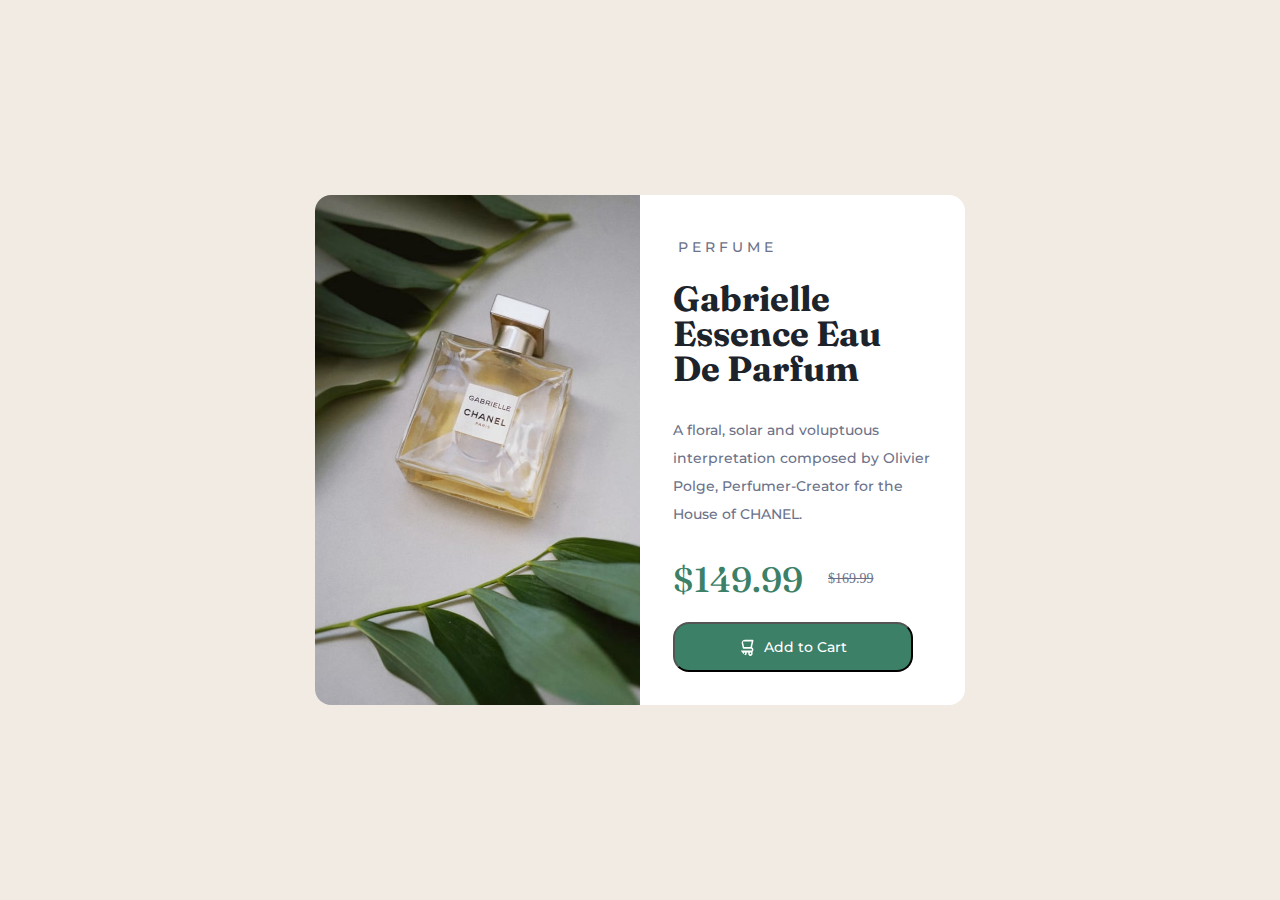
<file: product-preview-card-component-main/index.html>
<!DOCTYPE html>
<html lang="en">
  <head>
    <meta charset="UTF-8" />
    <meta name="viewport" content="width=device-width, initial-scale=1.0" />
    <!-- displays site properly based on user's device -->
    <title>Frontend Mentor | Product preview card component</title>

    <link
      rel="icon"
      type="image/png"
      sizes="32x32"
      href="./images/favicon-32x32.png"
    />
    <!-- Feel free to remove these styles or customise in your own stylesheet 👍 -->
    <style>
      @import url('https://fonts.googleapis.com/css2?family=Montserrat:wght@500;700&family=Nanum+Gothic&family=Outfit:wght@300;700&display=swap');
      @import url('https://fonts.googleapis.com/css2?family=Fraunces:opsz,wght@9..144,700&family=Montserrat:wght@500;700&family=Nanum+Gothic&family=Outfit:wght@300;700&display=swap');
      body {
        background-color: hsl(30, 38%, 92%);
        display: flex;
        justify-content: center;
        align-items: center;
        width: 100vw;
        height: 100vh;
        margin: 0;
      }
      .section1 {
        width: 650px;
        display: flex;
        vertical-align: top;
        justify-content: center;
        border-radius: 16px;
        background-color: white;
      }

      .section1 img {
        width: 50%;
        height: auto;
        border-top-left-radius: 16px;
        border-bottom-left-radius: 16px;
      }
      .section1 .text1 {
        padding: 15px;
        margin-top: 20px;
        margin-left: 15px;
        font-size: 14px;
        font-weight: 500;
        color: hsl(228, 12%, 48%);
        font-family: 'Montserrat', sans-serif;
      }
      .section1 .text2 {
        margin-top: 10px;
        margin-left: 25px;
        margin-right: 25px;
        line-height: 1em;
        font-size: 35px;
        font-weight: 700;
        color: hsl(212, 21%, 14%);
        font-family: 'Fraunces', serif;
      }
      .section1 .text3 {
        margin-top: 30px;
        margin-left: 25px;
        margin-right: 25px;
        line-height: 2em;
        font-size: 14px;
        font-weight: 500;
        color: hsl(228, 12%, 48%);
        font-family: 'Montserrat', sans-serif;
      }
      .section1 .text4 {
        margin-top: 30px;
        margin-left: 25px;
        font-size: 35px;
        font-weight: 500;
        color: hsl(158, 36%, 37%);
        font-family: 'Fraunces', serif;
      }
      .section1 .text5 {
        margin-top: -30px;
        margin-left: 180px;
        margin-bottom: 10px;
        font-size: 14px;
        font-weight: 500;
        color: hsl(228, 12%, 48%);
      }
      .section2 {
        margin: 8px;
      }
      .button {
        width: 240px;
        height: 50px;
        margin: 25px;
        border-radius: 16px;
        background-color: hsl(158, 36%, 37%);
      }
      .button .text6 {
        display: flex;
        vertical-align: top;
        justify-content: center;
        font-size: 14px;
        font-weight: 500;
        color: white;
        font-family: 'Montserrat', sans-serif;
      }
      .button .text6 .img2 {
        width: 14px;
        height: auto;
        padding-right: 10px;
      }
    </style>
  </head>
  <body>
    <div class="section1">
      <img src="images/image-product-desktop.jpg" alt="" />
      <div class="section2">
        <div class="text1">P E R F U M E</div>
        <div class="text2">Gabrielle Essence Eau De Parfum</div>
        <div class="text3">
          A floral, solar and voluptuous interpretation composed by Olivier
          Polge, Perfumer-Creator for the House of CHANEL.
        </div>
        <div class="text4">$149.99</div>
        <div class="text5"><del>$169.99</del></div>
        <button class="button">
          <div class="text6">
            <img class="img2" src="images/icon-cart.svg" alt="" /> Add to Cart
          </div>
          <!--submit 버튼으로 만들면 클릭하는 박스가 초록 박스가 아니고 다른 박스가 생겨버림, 글씨도 폰트 적용 안됨-->
        </button>
      </div>
    </div>
  </body>
  <!--사진옆 글씨들 정렬을 원본처럼 정렬하는 방법을 모르겠음-->
</html>
</file>
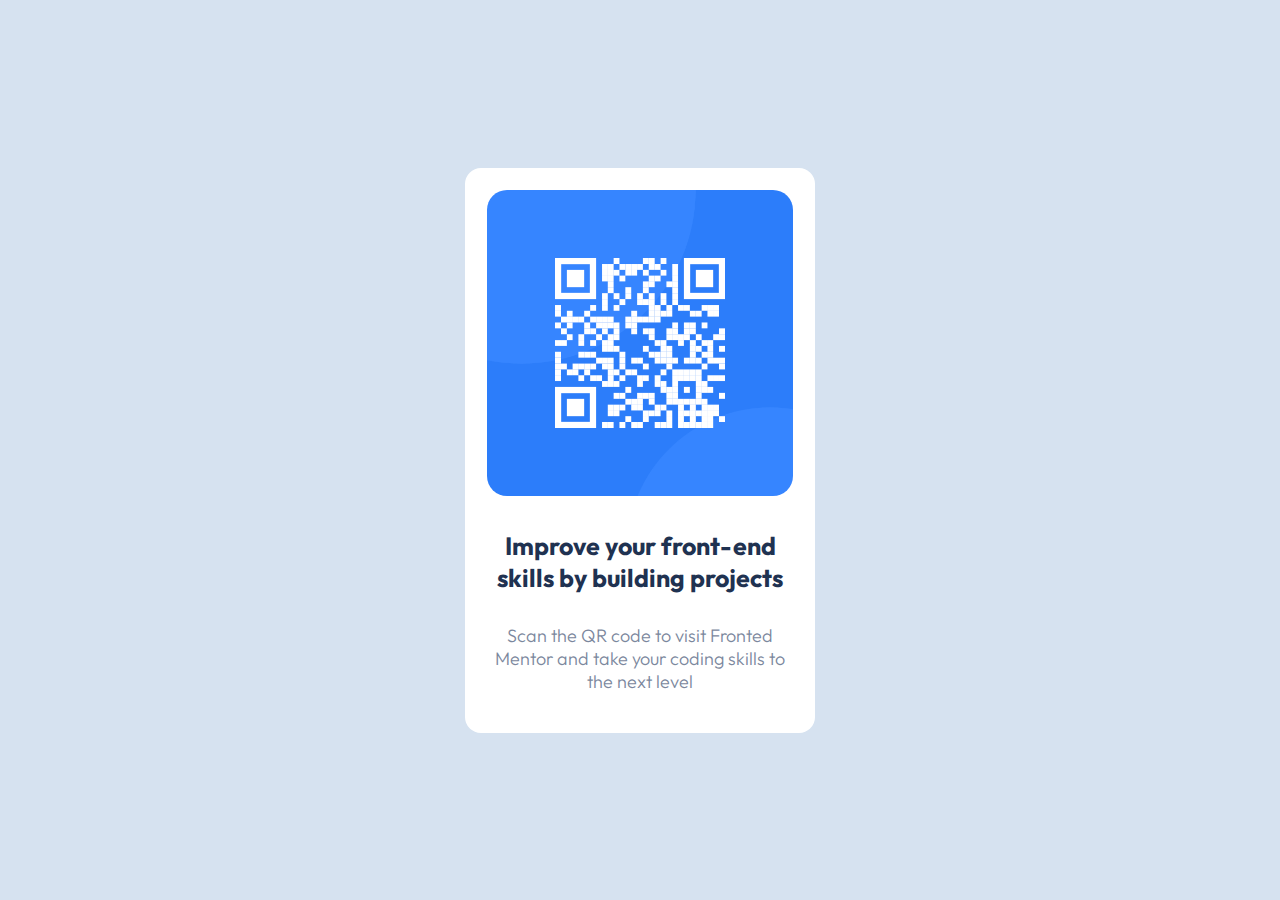
<file: qr-code-component-main/index.html>
<!DOCTYPE html>
<html lang="en">
  <head>
    <title>Document</title>
    <link rel="stylesheet" href="index.css" />
  </head>
  <body>
    <div class="section">
      <img src="./images/image-qr-code.png" alt="" />
      <div class="text1">
        Improve your front-end skills by building projects
      </div>
      <div class="text2">
        Scan the QR code to visit Fronted Mentor and take your coding skills to
        the next level
      </div>
    </div>
  </body>
</html>
</file>
<file: qr-code-component-main/index.css>
@import url("https://fonts.googleapis.com/css2?family=Nanum+Gothic&family=Outfit:wght@300;700&display=swap");
.section {
  width: 350px;
  border-radius: 16px;
  background-color: white;
  padding: 22px;
  padding-bottom: 40px;
  box-sizing: border-box;
  text-align: center;
}
.section img {
  width: 100%;
  height: auto;
  border-radius: 20px;
}
.section .text1 {
  margin-top: 30px;
  font-size: 25px;
  font-weight: 700;
  color: hsl(218, 44%, 22%);
}
.section .text2 {
  margin-top: 30px;
  font-size: 18px;
  font-weight: 300;
  color: hsl(220, 15%, 55%);
}
body {
  background-color: hsl(212, 45%, 89%);
  display: flex;
  justify-content: center;
  align-items: center;
  width: 100vw;
  height: 100vh;
  margin: 0;
  font-family: "Outfit", sans-serif;
}
</file>
